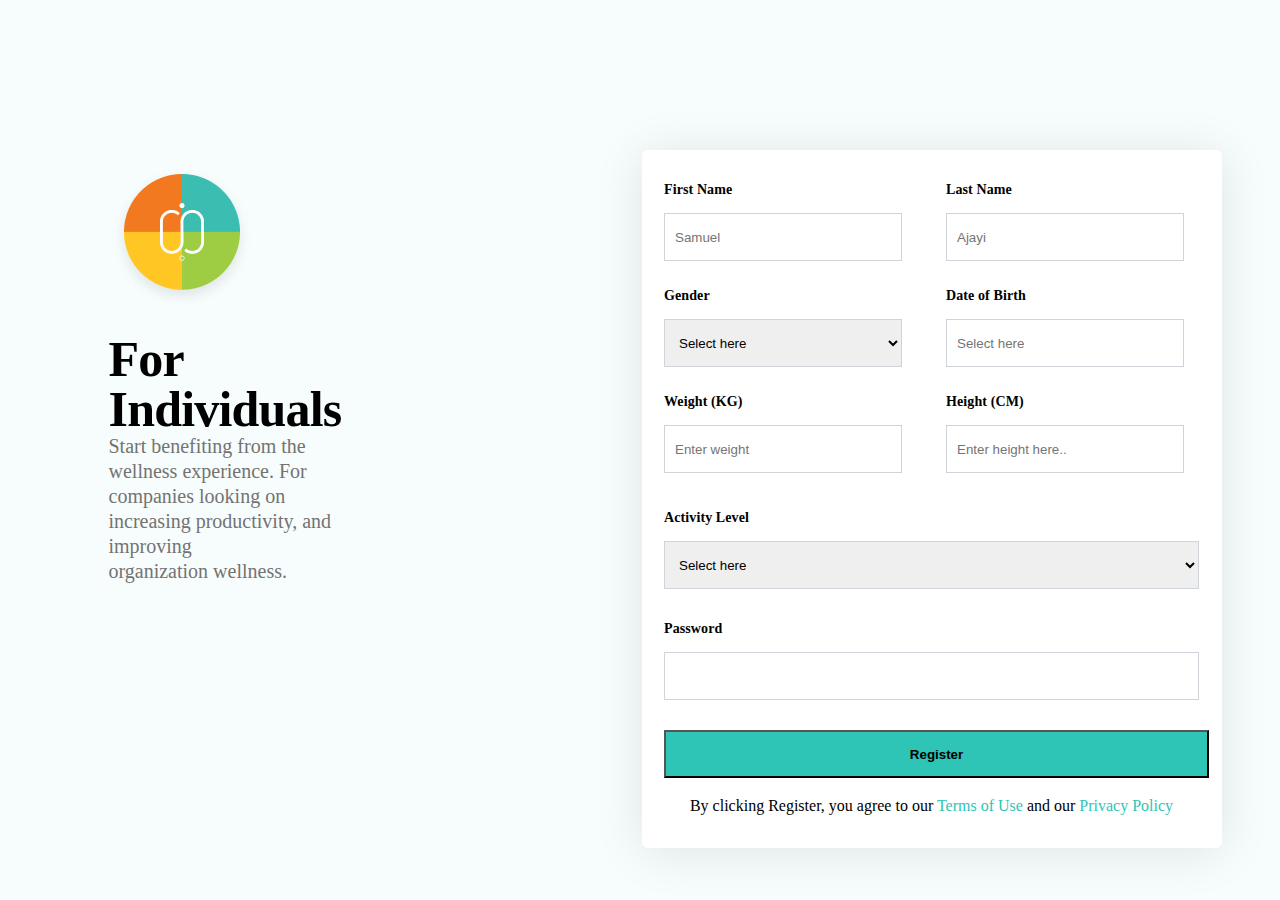
<file: index.html>
<!DOCTYPE html>
<html lang="en">
<head>
    <meta charset="UTF-8">
    <meta name="viewport" content="width=device-width, initial-scale=1.0">

    <!--Link to Stylesheet-->
    <link rel="stylesheet" href="signup.css">
    <link rel="stylesheet" href="https://cdnjs.cloudflare.com/ajax/libs/font-awesome/4.7.0/css/font-awesome.min.css">
    <link rel="preconnect" href="https://fonts.googleapis.com">
    <link rel="preconnect" href="https://fonts.gstatic.com" crossorigin>
    <link href="https://fonts.googleapis.com/css2?family=Lato:ital,wght@0,300;0,400;0,700;0,900;1,400&family=Sofia+Sans+Condensed:ital,wght@0,200;0,300;0,400;0,500;0,600;0,700;0,800;0,900;0,1000;1,300;1,400;1,500&display=swap" rel="stylesheet">
   
    <title>Web Development Training</title>
</head>

<body>
    <div class="main-container">
    <div class="header">
        <img src="./Asset/Logo.png" alt="Logo">
         <h3>
           For Individuals
        </h3>

        <p class="desktop_text">
        Start benefiting from the wellness experience. For<br> companies looking on increasing productivity, and improving<br> organization wellness.
        </p>
        <p class="mobile_text">
            Inspiring wholesome harmony for the mind,<br> body and spirit, for everyone, everywhere.
        </p>
    </div>

    <div class="form-container">
        <form id="myForm">

            <div class="form-wrap">
                <label for="fname-label" id="fname-label">First Name</label>
                <input id="fname" type="text" placeholder="Samuel" class="input-form" />
                <span class="errorMsg" id="fname-error">First Name is required</span>
            </div>

            <div class="form-wrap">
                <label for="lname-label" id="lname-label">Last Name</label>
                <input id="lname" type="text" placeholder="Ajayi" class="input-form"  />
                <span class="errorMsg" id="lname-error">Last Name is required</span>
            </div>

            <div class="form-wrap">
                <label for="gender">Gender</label>
                <select name="gender" id="gender-dropdown" class="input-form">
                    <option disabled selected value>Select here</option>
                    <option>Male</option>
                    <option>Female</option>
                    <option>Non-binary</option>
                </select>
                <span class="errorMsg" id="gender-error">Please select your gender</span>
            </div>

            <div class="form-wrap">
            <label for="DOB" id="DOB">Date of Birth</label>
            <input id="date-of-birth" type="text" onfocus="(this.type='date')" onblur="(this.type='text')" placeholder="Select here" class="input-form" />
            <span class="errorMsg" id="dob-error">Please select your date of birth</span>
            </div>

            <div class="form-wrap">
                <label for="Weight" id="Weight">Weight (KG)</label>
            <input id="weight" type="text" placeholder="Enter weight" class="input-form" />
            <span class="errorMsg" id="weight-error">Weight is required</span>
            </div>

            <div class="form-wrap">
                <label for="Height" id="Height">Height (CM)</label>
                <input id="height" type="text" placeholder="Enter height here.." class="input-form" />
                <span class="errorMsg" id="height-error">Height is required</span>
            </div>

            <div class="form-label">
                <label for="activity">Activity Level</label>
                <select name="activity-level" id="activity-dropdown" class="select-activity">
                    <option disabled selected value>Select here</option>
                    <option></option>
                </select>
                <span class="errorMsg" id="activity-error">Activity Level is required</span>
            </div>

            <div class="form-label">
                <label for="password">Password</label>
                <input id="password" type="password" class="input-pwd"  />
                <span class="errorMsg" id="pwd-error">Password is required</span>
            </div>

            <div class="btn">
                <button id="submitButton" type="submit" >Register</button>
            </div>

            <p class="terms-and-conditions">
                By clicking Register, you agree to our <a href="">Terms of Use</a> and our <a href="">Privacy Policy</a> 
            </p>
        </form>
    </div>
</div>
<script src="script.js"></script>
</body>
</html>
</file>
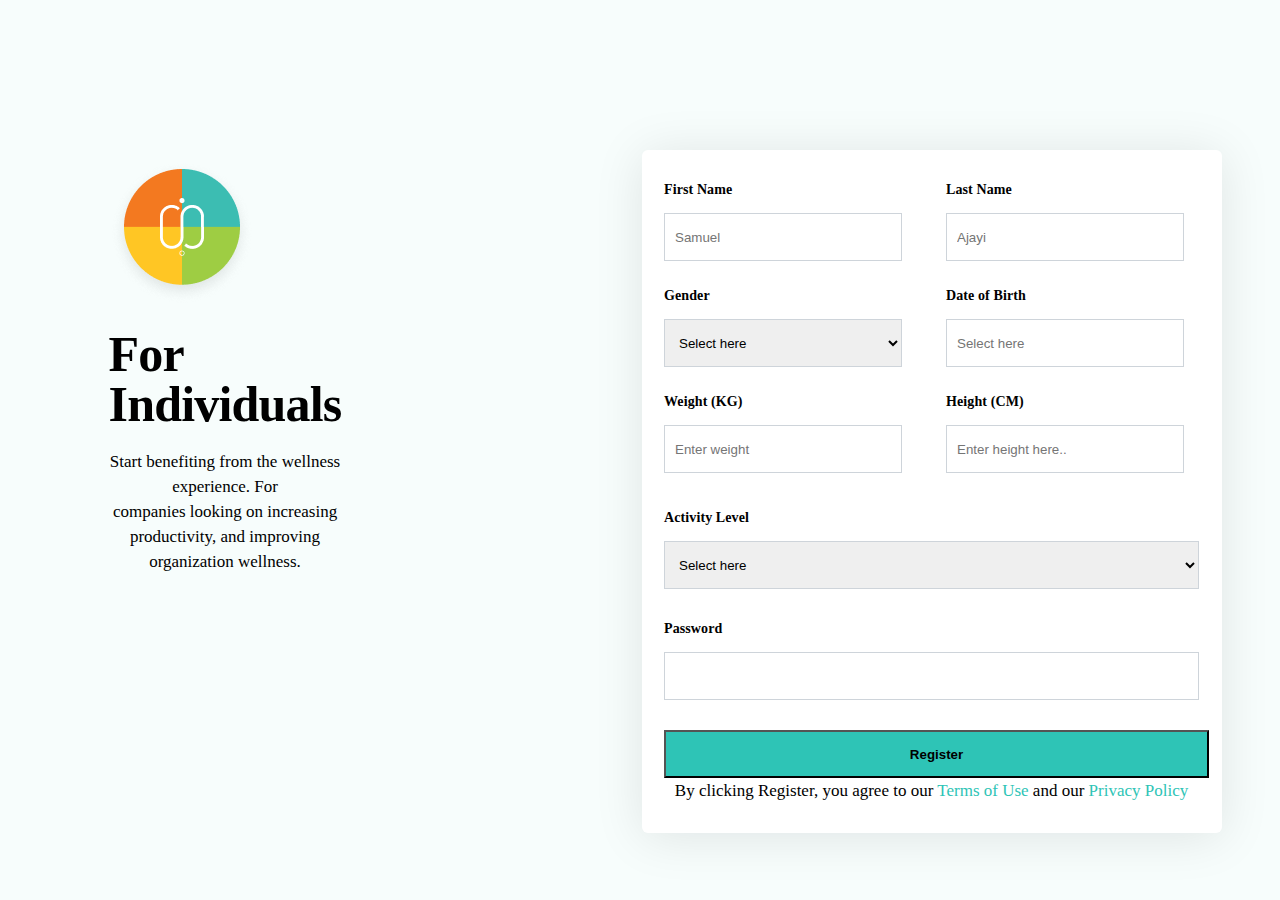
<file: signup.html>
<!DOCTYPE html>
<html lang="en">
<head>
    <meta charset="UTF-8">
    <meta name="viewport" content="width=device-width, initial-scale=1.0">

    <!--Link to Stylesheet-->
    <link rel="stylesheet" href="signup.css">
    <link rel="stylesheet" href="https://cdnjs.cloudflare.com/ajax/libs/font-awesome/4.7.0/css/font-awesome.min.css">

    <title>Web Development Training</title>
</head>

<body>
    <div class="main-container">
    <div class="header">
        <img src="./Asset/Logo.png" alt="Logo">
         <h3>
           For Individuals
        </h3>

        <p class="paragraph">
        Start benefiting from the wellness experience. For<br> companies looking on increasing productivity, and improving<br> organization wellness.
        </p>
    </div>

    <div class="form-container">
        <form action="/submit" method="post">

            <div class="form-wrap">
                <label for="fname-label" id="fname-label">First Name</label>
                <input id="fname" type="text" placeholder="Samuel" class="input-form" required />
            </div>

            <div class="form-wrap">
                <label for="lname-label" id="lname-label">Last Name</label>
                <input id="lname" type="text" placeholder="Ajayi" class="input-form" required />
            </div>

            <div class="form-wrap">
                <label for="gender">Gender</label>
                <select name="gender" id="dropdown" class="input-form">
                    <option disabled selected value>Select here</option>
                    <option>Male</option>
                    <option>Female</option>
                    <option>Non-binary</option>
                </select>
            </div>

            <div class="form-wrap">
            <label for="DOB" id="Date-of-birth">Date of Birth</label>
            <input id="date" type="text" onfocus="(this.type='date')" onblur="(this.type='text')" placeholder="Select here" class="input-form" required />
            </div>

            <div class="form-wrap">
                <label for="Weight" id="Weight">Weight (KG)</label>
            <input id="Weight" type="text" placeholder="Enter weight" class="input-form" required />
            </div>

            <div class="form-wrap">
                <label for="Height" id="Height">Height (CM)</label>
                <input id="height" type="text" placeholder="Enter height here.." class="input-form" required />
            </div>

            <div class="form-label">
                <label for="activity">Activity Level</label>
                <select name="gener" id="dropdown" class="select-activity">
                    <option disabled selected value>Select here</option>
                    <option></option>
                </select>
            </div>

            <div class="form-label">
                <label for="password" id="password">Password</label>
                <input id="password" type="password" class="input-pwd" required />
            </div>

            <div class="btn">
                <button id="submit" type="button">Register</button>
            </div>

            <p>
                By clicking Register, you agree to our <a href="">Terms of Use</a> and our <a href="">Privacy Policy</a> 
            </p>
        </form>
    </div>
</div>
</body>
</html>
</file>
<file: signup.css>
* {
  margin: 0px;
  padding: 0px;
  box-sizing: border-box;
}

body {
  background-color: rgb(247, 253, 252);
}

.main-container {
  display: flex;
  align-items: center;
  width: 100%;
  justify-content: center;
  gap: 100px;
  padding-right:100px;
  padding-left:100px;
}

.form-container {
  display: flex;
  justify-content: center;
  align-items: center;
  margin-left: 200px;
  width: 580px;
  max-width: none;
  padding: 30px;
  margin-top: 150px;
  border-radius: 6px;
  background-color: hsla(0, 0%, 100%, 1);
  box-shadow: 0px 4px 50px 0px hsla(222, 68%, 4%, 0.1);
}

.errorMsg{
  position: absolute;
  color: red;
  font-size: 12px;
  margin-left: 25px;
  display: none;
  margin-top: 5px;
}

h3 {
  font-family: Brown;
  font-size: 50px;
  font-weight: 700px;
  line-height: 50px;
  letter-spacing: -0.800000011920929px;
  text-align: left;
  margin-top: 15px;
  margin-bottom: 20px;
  max-width: fit-content;
}

.desktop_text {
  font-family: Brown;
  font-size: 20px;
  font-weight: 500px;
  line-height: 25px;
  letter-spacing: 0px;
  text-align: left;
  color: hsla(0, 0%, 45%, 1);
  margin-top: -20px;
}

.mobile_text {
  display: none;
}

label {
  margin-left: 20px;
  font-family: "Sofia Pro";
  font-size: 14px;
  font-weight: 700;
  line-height: 14px;
  letter-spacing: 0.10000000149011612px;
  text-align: left;
}

.input-form {
  width: 238px;
  height: 48px;
  margin: 15px 20px 0 20px;
  display: block;
  border: 1px solid #ced4da;
  padding: 10px;
}

.form-wrap{
  position: relative;
 display: inline-block;
  margin-bottom:25px;
}

.form-label{
  position: relative;
  margin-bottom: 20px;
  padding-top: 10px;
}

.select-gender {
  border: 1px solid #ced4da;
  border-radius: 3px;
  padding: 10px;
  background-color: white;
}

.select-activity {
  width: 535px;
  height: 48px;
  margin: 15px 20px 0 20px;
  border: 1px solid #ced4da;
  padding: 10px;

}

.input-pwd {
  width: 535px;
  height: 48px;
  align-items: center;
  margin: 15px 20px 0 20px;
  border: 1px solid #ced4da;
  padding-left: 10px;
}

.header {
  margin-left: 50px;
  padding-bottom: 100px;
  max-width: 460px;
}

a {
  color: rgb(46, 196, 182);
  text-decoration: none;
}

a:hover {
  color: red;
}

a:link:active {
  color: rgb(46, 196, 182);
  text-decoration: underline;
  cursor: auto;
}

p {
  text-align: center;
  font-size: 17px;
  line-height: 25px;
  font-weight: 500;
}

button {
  width: 545px;
  height: 48px;
  top: 631px;
  left: 760px;
  font-weight: 700;
  background-color: rgb(46, 196, 182);
  margin-left: 20px;
  margin-top: 10px;
  cursor: pointer;
}

button:hover {
  opacity: 0.8;
}

.terms-and-conditions {
  font-family: "Sofia Pro";
  font-size: 16px;
  font-weight: 500;
  line-height: 25px;
  text-align: center;
  margin-top: 15px;
}

/*Styles for small devices*/
@media only screen and (max-width: 800px) {
 
  .main-container {
    display:flex;
    justify-content: center;
    flex-wrap: wrap;
    margin: 10% auto;
  
  }
  .form-container {
    display: block;
    justify-content: center;
    padding: 20px;
    margin:0;
    width: 350px;
    border-radius: 6px;
    background-color: hsla(0, 0%, 100%, 1);
    box-shadow: 0px 4px 50px 0px hsla(222, 68%, 4%, 0.1);
    padding-left: 5px;
  }
  .desktop_text {
    display: none;
  }
  .header {
    margin-top: 20px;
    max-width:fit-content;
    margin-left: 0;
    margin-bottom: -200px;
    width: 327px;
  }
  .mobile_text {
    display: block;
    text-align: left;
    font-size: 16px;
    font-weight: 300;
    line-height: 25px;
    letter-spacing: 0px;
    margin-top: -15px;
    margin-bottom: 20px;
    color: hsla(0, 0%, 45%, 1);
    width: 327px;
  }
  .input-form,
  .input-pwd,
  .select-activity {
    width: 295px;
    height: 48px;
    margin-left: 20px;
  }
  button {
    width: 290px;
    height: 48px;
    margin-left: 20px;
  }
  label {
    display: flex;
    width: 100px;
    margin-bottom: -10px;
    margin-left: 20px;
  }
  
  h1 {
    font-family: Brown;
    font-size: 30px;
    font-weight: 700;
    line-height: 29px;
    letter-spacing: -0.800000011920929px;
    text-align: left;
    padding-top: -30px;
    width: 327px;
  }
  .terms-and-conditions {
    display: block;
    text-align: center;
    margin-top: 15px;
    color: #000;
    font-weight: 500;
    margin-top: 20px;
  }
}
</file>
